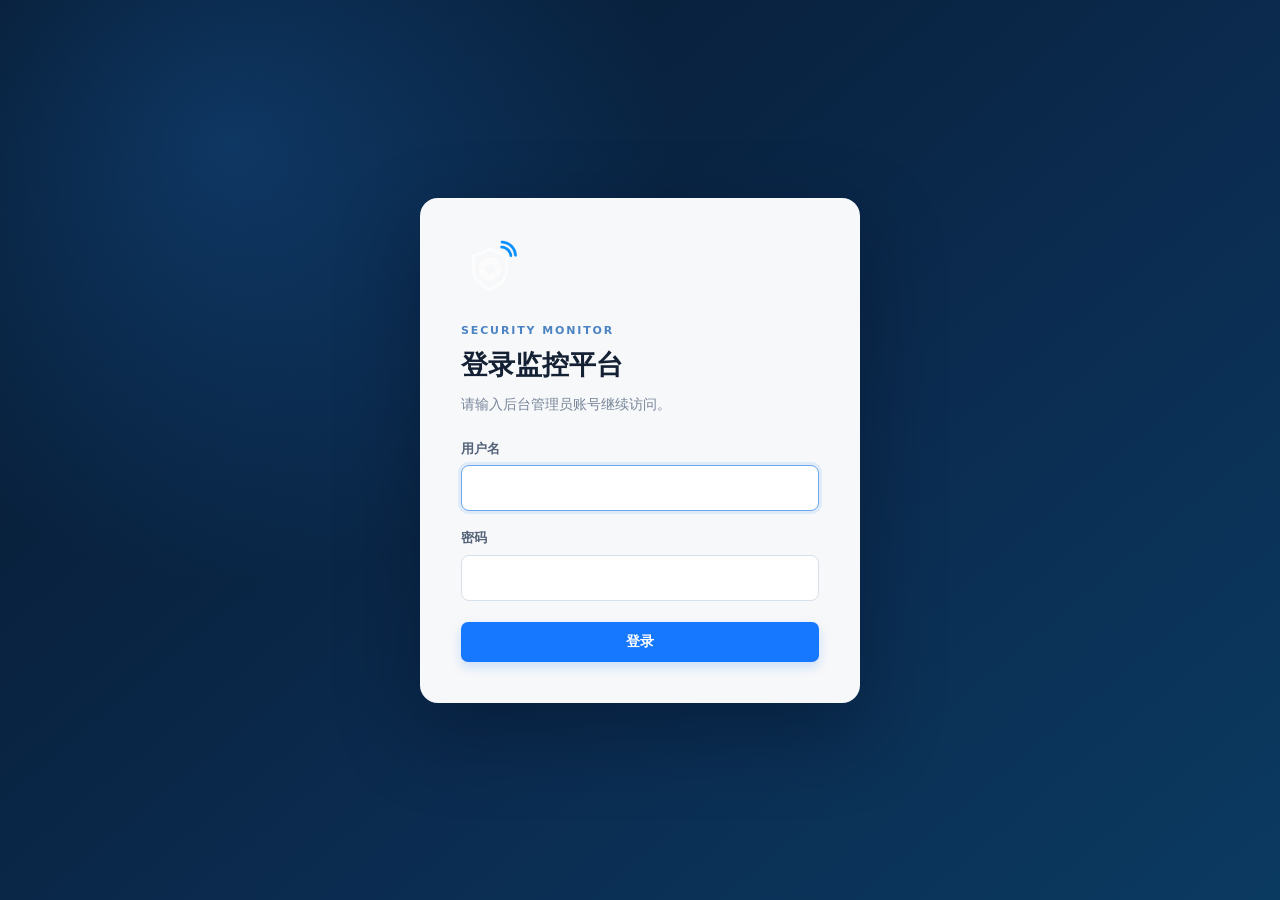
<file: src/main/resources/static/login.html>
<!DOCTYPE html>
<html lang="zh-CN">
<head>
    <meta charset="UTF-8">
    <meta name="viewport" content="width=device-width, initial-scale=1.0">
    <title>登录 - 智能安防远程监控与告警平台</title>
    <link rel="icon" href="assets/security-logo.png" type="image/png">
    <link rel="stylesheet" href="css/app.css">
</head>
<body class="login-page">
<main class="login-shell">
    <section class="login-card" aria-labelledby="login-title">
        <img class="login-logo" src="assets/security-logo.png" alt="智能安防平台 Logo">
        <p class="login-eyebrow">SECURITY MONITOR</p>
        <h1 id="login-title">登录监控平台</h1>
        <p class="login-description">请输入后台管理员账号继续访问。</p>

        <p id="login-message" class="login-message" hidden></p>
        <form method="post" action="/login" class="login-form">
            <label>
                <span>用户名</span>
                <input name="username" type="text" autocomplete="username" required autofocus>
            </label>
            <label>
                <span>密码</span>
                <input name="password" type="password" autocomplete="current-password" required>
            </label>
            <button class="primary-button login-submit" type="submit">登录</button>
        </form>
    </section>
</main>
<script>
    const params = new URLSearchParams(window.location.search)
    const message = document.getElementById('login-message')
    if (params.has('error')) {
        message.textContent = '用户名或密码错误'
        message.hidden = false
    } else if (params.has('logout')) {
        message.textContent = '已安全退出登录'
        message.classList.add('success')
        message.hidden = false
    }
</script>
</body>
</html>
</file>
<file: src/main/resources/static/css/app.css>
:root {
    --header-height: 68px;
    --sidebar-width: 228px;
    --navy-950: #06182d;
    --navy-900: #08213d;
    --blue-600: #1677ff;
    --blue-500: #2791ff;
    --page-bg: #f4f7fb;
    --surface: #ffffff;
    --text-strong: #142033;
    --text: #344054;
    --text-muted: #78869b;
    --border: #dfe6ef;
    --border-soft: #edf1f6;
    --success: #14a36f;
    --shadow: 0 10px 30px rgba(15, 38, 69, 0.07);
}

* {
    box-sizing: border-box;
}

html,
body {
    min-height: 100%;
    margin: 0;
}

body {
    background: var(--page-bg);
    color: var(--text);
    font-family: "Microsoft YaHei", "PingFang SC", system-ui, -apple-system, BlinkMacSystemFont, "Segoe UI", sans-serif;
    font-size: 14px;
    line-height: 1.5;
}

a {
    color: inherit;
    text-decoration: none;
}

button,
input,
select,
textarea {
    font: inherit;
}

.app-shell {
    min-height: 100vh;
}

.app-header {
    position: fixed;
    z-index: 20;
    top: 0;
    right: 0;
    left: 0;
    display: flex;
    align-items: center;
    height: var(--header-height);
    padding: 0 28px;
    border-bottom: 1px solid rgba(148, 182, 221, 0.2);
    background: var(--navy-950);
    color: #ffffff;
}

.brand {
    display: inline-flex;
    align-items: center;
    min-width: 0;
    gap: 13px;
}

.brand-logo {
    width: 46px;
    height: 46px;
    flex: 0 0 46px;
    object-fit: contain;
}

.brand-title {
    overflow: hidden;
    color: #f8fbff;
    font-size: 20px;
    font-weight: 700;
    letter-spacing: 0.04em;
    text-overflow: ellipsis;
    white-space: nowrap;
}

.header-actions {
    margin-left: auto;
}

.header-logout {
    height: 34px;
    padding: 0 14px;
    border: 1px solid rgba(255, 255, 255, 0.24);
    border-radius: 7px;
    background: rgba(255, 255, 255, 0.08);
    color: #e9f3ff;
    cursor: pointer;
}

.header-logout:hover {
    border-color: rgba(255, 255, 255, 0.42);
    background: rgba(255, 255, 255, 0.14);
}

.app-sidebar {
    position: fixed;
    z-index: 10;
    top: var(--header-height);
    bottom: 0;
    left: 0;
    width: var(--sidebar-width);
    padding: 24px 0;
    background: var(--navy-900);
    color: #cfdbeb;
}

.nav-caption {
    margin: 0 26px 12px;
    color: #6f8ead;
    font-size: 12px;
    font-weight: 700;
    letter-spacing: 0.16em;
}

.nav-list {
    display: grid;
    gap: 6px;
    margin: 0;
    padding: 0;
    list-style: none;
}

.nav-link {
    position: relative;
    display: flex;
    align-items: center;
    min-height: 56px;
    padding: 0 24px;
    gap: 14px;
    color: #c8d5e5;
    font-size: 15px;
    font-weight: 600;
    transition: color 160ms ease, background-color 160ms ease;
}

.nav-link::before {
    position: absolute;
    top: 8px;
    bottom: 8px;
    left: 0;
    width: 3px;
    border-radius: 0 3px 3px 0;
    background: var(--blue-500);
    content: "";
    opacity: 0;
}

.nav-link:hover {
    background: rgba(51, 133, 224, 0.1);
    color: #ffffff;
}

.nav-link.active {
    background: rgba(45, 132, 232, 0.18);
    color: #ffffff;
}

.nav-link.active::before {
    opacity: 1;
}

.nav-icon {
    width: 23px;
    height: 23px;
    flex: 0 0 23px;
    fill: none;
    stroke: currentColor;
    stroke-linecap: round;
    stroke-linejoin: round;
    stroke-width: 1.8;
}

.app-content {
    min-height: 100vh;
    margin-left: var(--sidebar-width);
    padding-top: var(--header-height);
}

.page-container {
    width: 100%;
    max-width: 1500px;
    margin: 0 auto;
    padding: 32px;
}

.page-heading {
    display: flex;
    align-items: flex-end;
    justify-content: space-between;
    min-height: 48px;
    margin-bottom: 22px;
    gap: 20px;
}

.page-title {
    margin: 0;
    color: var(--text-strong);
    font-size: 28px;
    font-weight: 700;
    letter-spacing: -0.02em;
    line-height: 1.25;
}

.page-description {
    margin: 6px 0 0;
    color: var(--text-muted);
    font-size: 14px;
}

.page-actions {
    display: flex;
    align-items: center;
    gap: 10px;
}

.surface {
    overflow: hidden;
    border: 1px solid var(--border);
    border-radius: 12px;
    background: var(--surface);
    box-shadow: var(--shadow);
}

.live-alarm-panel {
    display: grid;
    grid-template-columns: minmax(260px, 0.7fr) minmax(360px, 1.3fr);
    min-height: 142px;
    margin-bottom: 20px;
}

.live-alarm-heading,
.live-alarm-content {
    display: flex;
    align-items: center;
    padding: 24px 28px;
}

.live-alarm-heading {
    justify-content: space-between;
    border-right: 1px solid var(--border-soft);
    gap: 20px;
}

.live-alarm-label {
    margin: 0 0 6px;
    color: #6f8ead;
    font-size: 11px;
    font-weight: 800;
    letter-spacing: 0.12em;
}

.live-alarm-heading h2 {
    margin: 0;
    color: var(--text-strong);
    font-size: 19px;
}

.socket-status {
    display: inline-flex;
    align-items: center;
    min-height: 30px;
    padding: 4px 11px;
    border-radius: 999px;
    font-size: 12px;
    font-weight: 700;
    white-space: nowrap;
}

.socket-status.connecting {
    background: #edf4ff;
    color: #2469b6;
}

.socket-status.online {
    background: #e8f8f0;
    color: #138456;
}

.socket-status.offline {
    background: #fff0f1;
    color: #c73946;
}

.live-alarm-content {
    gap: 18px;
}

.live-alarm-icon {
    display: grid;
    width: 56px;
    height: 56px;
    flex: 0 0 56px;
    border-radius: 14px;
    background: #fff0f1;
    color: #d74350;
    place-items: center;
}

.live-alarm-icon svg {
    width: 28px;
    height: 28px;
    fill: none;
    stroke: currentColor;
    stroke-linecap: round;
    stroke-linejoin: round;
    stroke-width: 1.8;
}

.live-alarm-content > div {
    display: grid;
    min-width: 0;
    gap: 3px;
}

.live-alarm-content span {
    color: var(--text-muted);
    font-size: 12px;
}

.live-alarm-content strong {
    overflow: hidden;
    color: var(--text-strong);
    font-size: 22px;
    text-overflow: ellipsis;
    white-space: nowrap;
}

.live-alarm-content time {
    min-height: 20px;
    color: #8593a5;
    font-size: 12px;
}

.login-page {
    display: grid;
    min-height: 100vh;
    background:
        radial-gradient(circle at 18% 16%, rgba(39, 145, 255, 0.22), transparent 34%),
        linear-gradient(140deg, #06182d 0%, #0b2b4f 58%, #0b3a61 100%);
    place-items: center;
}

.login-shell {
    width: min(440px, calc(100% - 40px));
}

.login-card {
    padding: 38px 40px 40px;
    border: 1px solid rgba(255, 255, 255, 0.16);
    border-radius: 18px;
    background: rgba(255, 255, 255, 0.97);
    box-shadow: 0 30px 80px rgba(0, 12, 30, 0.36);
}

.login-logo {
    width: 60px;
    height: 60px;
    object-fit: contain;
}

.login-eyebrow {
    margin: 20px 0 6px;
    color: #4c83c3;
    font-size: 11px;
    font-weight: 800;
    letter-spacing: 0.17em;
}

.login-card h1 {
    margin: 0;
    color: var(--text-strong);
    font-size: 27px;
}

.login-description {
    margin: 8px 0 24px;
    color: var(--text-muted);
}

.login-form {
    display: grid;
    gap: 17px;
}

.login-form label {
    display: grid;
    color: #526178;
    font-size: 13px;
    font-weight: 700;
    gap: 7px;
}

.login-form input {
    width: 100%;
    height: 46px;
    padding: 0 13px;
    border: 1px solid #d6e0eb;
    border-radius: 8px;
    outline: none;
    background: #ffffff;
    color: var(--text-strong);
}

.login-form input:focus {
    border-color: #6ba8ed;
    box-shadow: 0 0 0 3px rgba(22, 119, 255, 0.1);
}

.login-submit {
    width: 100%;
    height: 46px;
    margin-top: 4px;
}

.login-message {
    margin: 0 0 18px;
    padding: 10px 12px;
    border-radius: 7px;
    background: #fff0f1;
    color: #c73946;
    font-size: 13px;
}

.login-message.success {
    background: #e8f8f0;
    color: #138456;
}

.surface-header {
    display: flex;
    align-items: center;
    justify-content: space-between;
    min-height: 66px;
    padding: 0 24px;
    border-bottom: 1px solid var(--border-soft);
}

.surface-title {
    margin: 0;
    color: var(--text-strong);
    font-size: 16px;
    font-weight: 700;
}

.primary-button {
    display: inline-flex;
    align-items: center;
    justify-content: center;
    min-width: 88px;
    height: 40px;
    padding: 0 18px;
    border: 0;
    border-radius: 7px;
    background: var(--blue-600);
    color: #ffffff;
    font-size: 14px;
    font-weight: 600;
    cursor: pointer;
    box-shadow: 0 5px 12px rgba(22, 119, 255, 0.2);
    transition: background-color 160ms ease, box-shadow 160ms ease, transform 160ms ease;
}

.primary-button:hover {
    background: #0868eb;
    box-shadow: 0 7px 16px rgba(22, 119, 255, 0.28);
    transform: translateY(-1px);
}

.primary-button:active {
    transform: translateY(0);
}

.primary-button:disabled {
    background: #8fbaf2;
    box-shadow: none;
    cursor: wait;
    transform: none;
}

.secondary-button {
    display: inline-flex;
    align-items: center;
    justify-content: center;
    min-width: 88px;
    height: 40px;
    padding: 0 18px;
    border: 1px solid #cbd8e8;
    border-radius: 7px;
    background: #ffffff;
    color: #38516e;
    font-size: 14px;
    font-weight: 600;
    cursor: pointer;
}

.secondary-button:hover {
    border-color: #83b7f4;
    background: #f5f9ff;
    color: #1768c9;
}

.secondary-button:disabled {
    cursor: wait;
    opacity: 0.65;
}

.primary-button:focus-visible,
.filter-button:focus-visible,
.nav-link:focus-visible,
.module-link:focus-visible,
.brand:focus-visible {
    outline: 3px solid rgba(32, 199, 232, 0.42);
    outline-offset: 2px;
}

.table-wrap {
    overflow-x: auto;
    padding: 0 24px 24px;
}

.data-table {
    width: 100%;
    min-width: 760px;
    border-collapse: separate;
    border-spacing: 0;
    color: var(--text);
    table-layout: fixed;
}

.data-table th,
.data-table td {
    height: 58px;
    padding: 12px 18px;
    border-bottom: 1px solid var(--border-soft);
    text-align: left;
    vertical-align: middle;
}

.data-table th {
    height: 50px;
    background: #f8fafd;
    color: #526178;
    font-size: 13px;
    font-weight: 700;
    letter-spacing: 0.02em;
}

.data-table th:first-child,
.data-table td:first-child {
    width: 76px;
    text-align: center;
}

.data-table tbody tr:not(.empty-row):hover {
    background: #f7fbff;
}

.data-table tbody tr:last-child td {
    border-bottom: 0;
}

.empty-row td {
    height: 300px;
    text-align: center;
}

.empty-state {
    display: grid;
    justify-items: center;
    color: var(--text-muted);
    gap: 12px;
}

.empty-icon {
    display: grid;
    width: 58px;
    height: 58px;
    place-items: center;
    border: 1px solid #dce8f6;
    border-radius: 50%;
    background: #f4f9ff;
    color: #6292c8;
}

.empty-icon svg {
    width: 27px;
    height: 27px;
    fill: none;
    stroke: currentColor;
    stroke-linecap: round;
    stroke-linejoin: round;
    stroke-width: 1.7;
}

.empty-state p {
    margin: 0;
}

.error-state {
    color: #c43c48;
}

.error-state .empty-icon {
    border-color: #f2c7cb;
    background: #fff5f5;
    color: #d64b58;
}

.status-badge {
    display: inline-flex;
    align-items: center;
    min-height: 26px;
    padding: 3px 10px;
    border-radius: 999px;
    background: #eef3f8;
    color: #53657a;
    font-size: 12px;
    font-weight: 700;
    white-space: nowrap;
}

.status-online,
.level-low {
    background: #e8f8f0;
    color: #138456;
}

.status-offline,
.level-high {
    background: #fff0f1;
    color: #c73946;
}

.level-medium {
    background: #fff6e6;
    color: #b06a00;
}

.status-neutral {
    background: #edf4ff;
    color: #2469b6;
}

.status-pending {
    background: #fff0f1;
    color: #c73946;
}

.status-processing {
    background: #fff6e6;
    color: #ad6800;
}

.status-closed {
    background: #e8f8f0;
    color: #138456;
}

.alarm-page {
    max-width: 1680px;
}

.alarm-summary-grid {
    display: grid;
    grid-template-columns: repeat(4, minmax(0, 1fr));
    margin-bottom: 20px;
    gap: 16px;
}

.history-summary-grid {
    grid-template-columns: repeat(3, minmax(0, 1fr));
}

.alarm-summary-card {
    position: relative;
    overflow: hidden;
    min-height: 108px;
    padding: 21px 23px 19px;
    border: 1px solid var(--border);
    border-top: 3px solid var(--summary-accent, var(--blue-600));
    border-radius: 10px;
    background: var(--surface);
    box-shadow: 0 5px 18px rgba(31, 52, 75, 0.06);
}

.alarm-summary-card p {
    margin: 0 0 9px;
    color: var(--text-muted);
    font-size: 14px;
}

.alarm-summary-card strong {
    color: var(--summary-accent, var(--blue-600));
    font-size: 30px;
    font-weight: 750;
    letter-spacing: -0.03em;
    line-height: 1;
}

.summary-all {
    --summary-accent: #1768c9;
}

.summary-pending {
    --summary-accent: #cf3f4c;
}

.summary-processing {
    --summary-accent: #bd7200;
}

.summary-closed {
    --summary-accent: #138456;
}

.alarm-list-header {
    min-height: 76px;
    gap: 24px;
}

.filter-tabs {
    display: inline-flex;
    align-items: center;
    padding: 4px;
    border-radius: 8px;
    background: #f1f5fa;
    gap: 3px;
}

.filter-button {
    min-width: 68px;
    height: 32px;
    padding: 0 12px;
    border: 0;
    border-radius: 6px;
    background: transparent;
    color: #63748a;
    font-size: 13px;
    font-weight: 600;
    cursor: pointer;
    transition: color 160ms ease, background-color 160ms ease, box-shadow 160ms ease;
}

.filter-button:hover {
    color: var(--blue-600);
}

.filter-button.active {
    background: #ffffff;
    color: var(--blue-600);
    box-shadow: 0 2px 8px rgba(26, 66, 112, 0.12);
}

.alarm-table-wrap {
    padding-top: 0;
}

.alarm-data-table,
.alarm-history-table {
    min-width: 1030px;
}

.alarm-data-table {
    min-width: 1210px;
}

.alarm-data-table th:nth-child(2),
.alarm-history-table th:nth-child(2) {
    width: 110px;
}

.alarm-data-table th:nth-child(3),
.alarm-history-table th:nth-child(3) {
    width: 120px;
}

.alarm-data-table th:nth-child(4),
.alarm-history-table th:nth-child(4) {
    width: 78px;
}

.alarm-data-table th:nth-child(5),
.alarm-history-table th:nth-child(5) {
    width: 120px;
}

.alarm-data-table th:nth-child(6),
.alarm-history-table th:nth-child(6) {
    width: 96px;
}

.alarm-data-table th:nth-child(7) {
    width: 182px;
}

.alarm-data-table th:nth-child(9) {
    width: 180px;
}

.alarm-history-table th:nth-child(8) {
    width: 182px;
}

.alarm-type-cell {
    color: var(--text-strong);
    font-weight: 650;
}

.alarm-detail-cell {
    overflow: hidden;
    color: #607086;
    text-overflow: ellipsis;
    white-space: nowrap;
}

.welcome-panel {
    padding: 38px 42px;
}

.welcome-title {
    max-width: 700px;
    margin: 0;
    color: var(--text-strong);
    font-size: 24px;
    font-weight: 700;
}

.welcome-copy {
    margin: 8px 0 30px;
    color: var(--text-muted);
}

.module-list {
    border-top: 1px solid var(--border-soft);
}

.module-link {
    display: grid;
    grid-template-columns: 46px minmax(0, 1fr) 22px;
    align-items: center;
    min-height: 84px;
    padding: 0 8px;
    border-bottom: 1px solid var(--border-soft);
    gap: 16px;
    transition: background-color 160ms ease;
}

.module-link:hover {
    background: #f7fbff;
}

.module-symbol {
    display: grid;
    width: 42px;
    height: 42px;
    place-items: center;
    border-radius: 9px;
    background: #eaf4ff;
    color: var(--blue-600);
}

.module-symbol svg,
.module-arrow {
    width: 21px;
    height: 21px;
    fill: none;
    stroke: currentColor;
    stroke-linecap: round;
    stroke-linejoin: round;
    stroke-width: 1.8;
}

.module-name {
    display: block;
    color: var(--text-strong);
    font-size: 16px;
    font-weight: 700;
}

.module-description {
    display: block;
    margin-top: 3px;
    color: var(--text-muted);
}

.module-arrow {
    color: #8a9aaf;
}

.overview-grid {
    display: grid;
    grid-template-columns: repeat(2, minmax(0, 1fr));
    margin-bottom: 20px;
    gap: 20px;
}

.metric-card {
    display: flex;
    min-height: 156px;
    align-items: center;
    padding: 28px 30px;
    border: 1px solid var(--border);
    border-radius: 12px;
    background: var(--surface);
    box-shadow: var(--shadow);
    gap: 22px;
}

.metric-icon {
    display: grid;
    width: 62px;
    height: 62px;
    flex: 0 0 62px;
    place-items: center;
    border-radius: 14px;
}

.metric-icon svg {
    width: 30px;
    height: 30px;
    fill: none;
    stroke: currentColor;
    stroke-linecap: round;
    stroke-linejoin: round;
    stroke-width: 1.8;
}

.metric-icon-total {
    background: #eaf4ff;
    color: var(--blue-600);
}

.metric-icon-online {
    background: #e9f8f1;
    color: #159564;
}

.metric-label,
.metric-note {
    margin: 0;
}

.metric-label {
    color: var(--text-muted);
    font-size: 14px;
}

.metric-value {
    margin: 4px 0 2px;
    color: var(--text-strong);
    font-size: 38px;
    font-weight: 750;
    letter-spacing: -0.03em;
    line-height: 1.1;
}

.metric-value-online {
    color: #138456;
}

.metric-note,
.surface-subtitle,
.updated-time,
.distribution-meta p,
.distribution-percent {
    color: var(--text-muted);
    font-size: 13px;
}

.distribution-panel {
    min-height: 380px;
}

.distribution-header {
    min-height: 78px;
}

.surface-subtitle {
    margin: 5px 0 0;
}

.updated-time {
    white-space: nowrap;
}

.dashboard-state {
    display: grid;
    min-height: 300px;
    place-items: center;
}

.distribution-list {
    display: grid;
    grid-template-columns: repeat(2, minmax(0, 1fr));
    padding: 26px 28px 30px;
    gap: 26px 36px;
}

.distribution-item {
    min-width: 0;
}

.distribution-meta {
    display: flex;
    align-items: flex-start;
    justify-content: space-between;
    margin-bottom: 12px;
    gap: 18px;
}

.distribution-meta h3,
.distribution-meta p,
.distribution-percent {
    margin: 0;
}

.distribution-meta h3 {
    color: var(--text-strong);
    font-size: 15px;
    font-weight: 700;
}

.distribution-meta p {
    margin-top: 4px;
}

.distribution-meta strong {
    color: var(--text-strong);
    font-size: 15px;
    white-space: nowrap;
}

.distribution-track {
    overflow: hidden;
    height: 10px;
    border-radius: 999px;
    background: #eaf0f7;
}

.distribution-bar {
    display: block;
    height: 100%;
    min-width: 8px;
    border-radius: inherit;
    background: linear-gradient(90deg, #1677ff, #3ea6ff);
}

.distribution-percent {
    margin-top: 8px;
}

.command-page {
    max-width: 1680px;
    padding: 26px 30px 24px;
}

.command-heading {
    align-items: center;
    min-height: 42px;
    margin-bottom: 18px;
}

.command-heading .page-title {
    font-size: 26px;
}

.command-refresh {
    display: inline-flex;
    align-items: center;
    height: 36px;
    padding: 0 14px;
    border: 1px solid #ced9e7;
    border-radius: 7px;
    background: #ffffff;
    color: #4d6076;
    font-family: inherit;
    font-size: 13px;
    cursor: pointer;
    gap: 7px;
    transition: border-color 160ms ease, color 160ms ease, box-shadow 160ms ease;
}

.command-refresh:hover {
    border-color: #8bb8ee;
    color: var(--blue-600);
    box-shadow: 0 4px 12px rgba(31, 92, 160, 0.1);
}

.command-refresh:disabled {
    cursor: wait;
    opacity: 0.65;
}

.command-refresh svg {
    width: 16px;
    height: 16px;
    fill: none;
    stroke: currentColor;
    stroke-linecap: round;
    stroke-linejoin: round;
    stroke-width: 1.8;
}

.command-stat-grid {
    display: grid;
    grid-template-columns: repeat(4, minmax(0, 1fr));
    margin-bottom: 16px;
    gap: 14px;
}

.command-stat-card {
    min-height: 114px;
    padding: 21px 22px;
    border: 1px solid var(--border);
    border-radius: 10px;
    background: #ffffff;
    box-shadow: 0 5px 18px rgba(31, 52, 75, 0.06);
}

.command-stat-card p {
    margin: 0 0 10px;
    color: #77879b;
    font-size: 14px;
}

.command-stat-card strong {
    color: #1768c9;
    font-size: 31px;
    font-weight: 750;
    letter-spacing: -0.03em;
    line-height: 1;
}

.command-stat-card strong span {
    font-size: 22px;
    font-weight: 700;
}

.command-main-grid {
    display: grid;
    grid-template-columns: minmax(0, 1fr);
    align-items: stretch;
    margin-bottom: 16px;
    gap: 16px;
}

.command-panel {
    min-width: 0;
    border-radius: 10px;
}

.command-panel-header {
    display: flex;
    min-height: 58px;
    align-items: center;
    justify-content: space-between;
    padding: 0 18px;
    border-bottom: 1px solid var(--border-soft);
    gap: 18px;
}

.command-panel-header h2 {
    margin: 0;
    color: var(--text-strong);
    font-size: 17px;
    font-weight: 700;
}

.command-panel-header div p {
    margin: 4px 0 0;
    color: #8494a8;
    font-size: 12px;
}

.command-panel-header span,
.command-panel-header a {
    color: #7b8ba0;
    font-size: 12px;
}

.command-panel-header a:hover {
    color: var(--blue-600);
}

.campus-map {
    position: relative;
    overflow: hidden;
    min-height: 330px;
    margin: 0 16px 16px;
    border: 1px solid #244f76;
    border-radius: 7px;
    background:
        linear-gradient(rgba(60, 128, 184, 0.08) 1px, transparent 1px),
        linear-gradient(90deg, rgba(60, 128, 184, 0.08) 1px, transparent 1px),
        #0d2d4b;
    background-size: 34px 34px;
    box-shadow: inset 0 0 45px rgba(1, 14, 28, 0.3);
}

.campus-map::after {
    position: absolute;
    right: -12%;
    bottom: -55%;
    width: 72%;
    height: 105%;
    border: 1px solid rgba(57, 157, 222, 0.15);
    border-radius: 50%;
    content: '';
    pointer-events: none;
}

.campus-links {
    position: absolute;
    inset: 0;
    width: 100%;
    height: 100%;
}

.campus-links path {
    fill: none;
    stroke: #3aa9ea;
    stroke-linecap: round;
    stroke-width: 3;
    vector-effect: non-scaling-stroke;
    opacity: 0.72;
}

.campus-node {
    position: absolute;
    z-index: 2;
    display: flex;
    width: 138px;
    min-height: 58px;
    align-items: center;
    justify-content: space-between;
    padding: 10px 12px;
    border: 1px solid #3975a6;
    border-radius: 5px;
    background: rgba(16, 51, 82, 0.94);
    color: #dbeeff;
    box-shadow: 0 6px 16px rgba(0, 13, 27, 0.24), inset 0 0 0 1px rgba(59, 150, 218, 0.08);
    transform: translate(-50%, -50%);
    gap: 8px;
}

.campus-node div {
    min-width: 0;
}

.campus-node strong,
.campus-node span {
    display: block;
    overflow: hidden;
    text-overflow: ellipsis;
    white-space: nowrap;
}

.campus-node strong {
    font-size: 13px;
    font-weight: 650;
}

.campus-node span {
    margin-top: 3px;
    color: #86afd0;
    font-size: 11px;
}

.campus-node i {
    width: 9px;
    height: 9px;
    flex: 0 0 9px;
    border-radius: 50%;
}

.campus-node .node-online {
    background: #3fd5a1;
    box-shadow: 0 0 0 4px rgba(63, 213, 161, 0.1), 0 0 10px rgba(63, 213, 161, 0.7);
}

.campus-node .node-warning {
    background: #ffb348;
    box-shadow: 0 0 0 4px rgba(255, 179, 72, 0.1), 0 0 10px rgba(255, 179, 72, 0.65);
}

.campus-device-map {
    display: grid;
    min-height: 430px;
    grid-template-columns: repeat(4, minmax(0, 1fr));
    align-content: start;
    padding: 48px 16px 16px;
    gap: 12px;
}

.campus-device-map::before {
    position: absolute;
    top: 31px;
    right: 16px;
    left: 16px;
    height: 1px;
    background: linear-gradient(90deg, rgba(58, 169, 234, 0.55), rgba(58, 169, 234, 0.05));
    content: '';
}

.campus-map-label {
    position: absolute;
    top: 11px;
    left: 17px;
    color: #69b7e8;
    font-size: 10px;
    font-weight: 700;
    letter-spacing: 0.12em;
}

.campus-device-map .campus-node {
    position: relative;
    top: auto;
    left: auto;
    width: auto;
    min-height: 72px;
    justify-content: flex-start;
    padding: 10px;
    transform: none;
}

.campus-device-icon {
    display: grid;
    width: 32px;
    height: 32px;
    flex: 0 0 32px;
    border: 1px solid rgba(91, 176, 231, 0.34);
    border-radius: 7px;
    background: rgba(39, 120, 178, 0.18);
    color: #79c7f7;
    place-items: center;
}

.campus-device-icon svg {
    width: 18px;
    height: 18px;
    fill: none;
    stroke: currentColor;
    stroke-linecap: round;
    stroke-linejoin: round;
    stroke-width: 1.8;
}

.campus-device-map .campus-node div {
    flex: 1;
}

.campus-device-map .campus-node small {
    display: block;
    margin-top: 2px;
    color: #5f91b6;
    font-size: 9px;
    letter-spacing: 0.04em;
}

.virtual-campus-map {
    position: relative;
    overflow: hidden;
    min-height: 560px;
    margin: 0 16px 16px;
    border: 1px solid #244f76;
    border-radius: 10px;
    background:
        radial-gradient(circle at 58% 50%, rgba(40, 124, 166, 0.2), transparent 34%),
        linear-gradient(rgba(64, 132, 172, 0.07) 1px, transparent 1px),
        linear-gradient(90deg, rgba(64, 132, 172, 0.07) 1px, transparent 1px),
        #0a2942;
    background-size: auto, 26px 26px, 26px 26px, auto;
    box-shadow: inset 0 0 70px rgba(1, 14, 28, 0.46);
    isolation: isolate;
}

.virtual-campus-map::before {
    position: absolute;
    z-index: -1;
    inset: 20px;
    border: 1px solid rgba(92, 164, 202, 0.13);
    border-radius: 8px;
    content: '';
}

.virtual-map-title {
    position: absolute;
    z-index: 4;
    top: 14px;
    left: 18px;
    color: #67b9e8;
    font-size: 10px;
    font-weight: 750;
    letter-spacing: 0.15em;
}

.map-compass {
    position: absolute;
    z-index: 4;
    top: 16px;
    right: 20px;
    display: grid;
    width: 38px;
    height: 38px;
    color: #88c9ef;
    font-size: 10px;
    place-items: start center;
}

.map-compass i {
    position: absolute;
    top: 13px;
    width: 2px;
    height: 22px;
    background: linear-gradient(#6fd4ff 0 50%, #396989 50%);
    clip-path: polygon(50% 0, 100% 38%, 65% 34%, 65% 100%, 35% 100%, 35% 34%, 0 38%);
}

.campus-plan {
    position: absolute;
    z-index: 0;
    inset: 0;
    width: 100%;
    height: 100%;
}

.campus-plan .map-road {
    fill: none;
    stroke: rgba(109, 153, 179, 0.3);
    stroke-linecap: round;
    stroke-width: 38;
    vector-effect: non-scaling-stroke;
}

.campus-plan .map-road-main {
    stroke: rgba(123, 171, 198, 0.38);
    stroke-width: 48;
}

.campus-plan .map-path {
    fill: none;
    stroke: rgba(69, 157, 205, 0.38);
    stroke-dasharray: 8 10;
    stroke-linecap: round;
    stroke-width: 3;
    vector-effect: non-scaling-stroke;
}

.campus-plan .map-roundabout {
    fill: #164a67;
    stroke: rgba(105, 193, 232, 0.52);
    stroke-width: 2;
    vector-effect: non-scaling-stroke;
}

.map-building,
.map-zone {
    position: absolute;
    z-index: 1;
    display: grid;
    align-content: center;
    padding: 10px;
    border: 1px solid rgba(105, 181, 220, 0.3);
    border-radius: 7px;
    color: #d8effc;
    text-align: center;
    box-shadow: 0 8px 20px rgba(0, 12, 25, 0.22), inset 0 0 24px rgba(54, 137, 181, 0.08);
}

.map-building {
    background:
        repeating-linear-gradient(90deg, transparent 0 16px, rgba(123, 194, 230, 0.08) 16px 18px),
        rgba(24, 68, 96, 0.84);
}

.map-building::before {
    position: absolute;
    top: 7px;
    right: 8px;
    bottom: 7px;
    left: 8px;
    border: 1px solid rgba(105, 181, 220, 0.1);
    border-radius: 3px;
    content: '';
}

.map-building b,
.map-zone b {
    position: relative;
    font-size: 14px;
    letter-spacing: 0.08em;
}

.map-building span,
.map-zone span {
    position: relative;
    margin-top: 4px;
    color: #6fa3c4;
    font-size: 8px;
    font-weight: 700;
    letter-spacing: 0.12em;
}

.map-zone {
    border-color: rgba(75, 176, 147, 0.32);
    background:
        linear-gradient(rgba(66, 174, 139, 0.08) 1px, transparent 1px),
        linear-gradient(90deg, rgba(66, 174, 139, 0.08) 1px, transparent 1px),
        rgba(20, 73, 72, 0.62);
    background-size: 16px 16px;
}

.map-teaching { top: 37%; left: 31%; width: 22%; height: 18%; }
.map-lab { top: 10%; left: 28%; width: 20%; height: 16%; }
.map-library { top: 12%; left: 51%; width: 17%; height: 19%; }
.map-dormitory { top: 8%; left: 70%; width: 15%; height: 24%; }
.map-warehouse { top: 9%; right: 3%; width: 11%; height: 25%; }
.map-playground { bottom: 6%; left: 6%; width: 25%; height: 27%; border-radius: 44px; }
.map-plaza { top: 46%; left: 53%; width: 19%; height: 20%; border-radius: 50%; }
.map-parking { right: 3%; bottom: 7%; width: 18%; height: 24%; }

.map-gate {
    position: absolute;
    z-index: 1;
    padding: 4px 10px;
    border: 1px solid rgba(116, 189, 227, 0.34);
    border-radius: 4px;
    background: #133f5e;
    color: #8dc7e8;
    font-size: 10px;
    font-weight: 700;
    letter-spacing: 0.12em;
}

.map-west-gate { top: 54%; left: 1.5%; }
.map-south-gate { bottom: 0.8%; left: 33%; }

.camera-map-point {
    position: absolute;
    z-index: 5;
    width: 36px;
    height: 36px;
    padding: 0;
    border: 0;
    background: transparent;
    color: #ffffff;
    cursor: pointer;
    transform: translate(-50%, -50%);
}

.camera-pin {
    position: relative;
    display: grid;
    width: 36px;
    height: 36px;
    border: 2px solid currentColor;
    border-radius: 50% 50% 50% 10px;
    background: #113e5e;
    box-shadow: 0 5px 12px rgba(0, 13, 27, 0.38);
    place-items: center;
    transform: rotate(-45deg);
    transition: transform 160ms ease, box-shadow 160ms ease;
}

.camera-pin svg {
    width: 18px;
    height: 18px;
    fill: none;
    stroke: currentColor;
    stroke-linecap: round;
    stroke-linejoin: round;
    stroke-width: 1.8;
    transform: rotate(45deg);
}

.camera-map-point::after {
    position: absolute;
    right: -1px;
    bottom: -1px;
    width: 10px;
    height: 10px;
    border: 2px solid #0a2942;
    border-radius: 50%;
    background: currentColor;
    content: '';
}

.camera-online { color: #48e0ad; }
.camera-offline { color: #ffb348; }

.camera-map-point:hover,
.camera-map-point.selected {
    z-index: 8;
}

.camera-map-point:hover .camera-pin,
.camera-map-point.selected .camera-pin {
    box-shadow: 0 0 0 7px color-mix(in srgb, currentColor 18%, transparent), 0 6px 18px rgba(0, 13, 27, 0.4);
    transform: rotate(-45deg) scale(1.1);
}

.camera-point-label {
    position: absolute;
    bottom: 43px;
    left: 50%;
    display: grid;
    min-width: 120px;
    padding: 6px 8px;
    border: 1px solid rgba(106, 176, 214, 0.28);
    border-radius: 5px;
    background: rgba(7, 34, 54, 0.9);
    color: #e1f3ff;
    text-align: left;
    box-shadow: 0 5px 12px rgba(0, 13, 27, 0.26);
    pointer-events: none;
    transform: translateX(-50%);
}

.camera-point-label strong {
    overflow: hidden;
    font-size: 10px;
    text-overflow: ellipsis;
    white-space: nowrap;
}

.camera-point-label small {
    margin-top: 2px;
    color: #79a7c4;
    font-size: 8px;
    white-space: nowrap;
}

.camera-map-point.label-left .camera-point-label {
    right: 43px;
    bottom: -6px;
    left: auto;
    transform: none;
}

.camera-map-point.label-right .camera-point-label {
    bottom: -6px;
    left: 43px;
    transform: none;
}

.selected-camera-card {
    position: absolute;
    z-index: 10;
    bottom: 52px;
    left: 18px;
    width: 260px;
    padding: 14px 16px;
    border: 1px solid rgba(91, 176, 231, 0.42);
    border-radius: 8px;
    background: rgba(7, 33, 53, 0.96);
    color: #dff3ff;
    box-shadow: 0 14px 32px rgba(0, 12, 25, 0.4);
}

.selected-camera-card > button {
    position: absolute;
    top: 8px;
    right: 9px;
    width: 26px;
    height: 26px;
    padding: 0;
    border: 0;
    border-radius: 5px;
    background: rgba(91, 176, 231, 0.12);
    color: #8fc9e9;
    cursor: pointer;
    font-size: 17px;
}

.selected-camera-card > span {
    display: block;
    color: #69b7e8;
    font-size: 9px;
    font-weight: 750;
    letter-spacing: 0.1em;
}

.selected-camera-card > strong {
    display: block;
    margin-top: 7px;
    font-size: 15px;
}

.selected-camera-card p {
    margin: 4px 0 11px;
    color: #86a9c0;
    font-size: 11px;
}

.selected-camera-card div {
    display: flex;
    align-items: center;
    color: #b8d2e2;
    font-size: 11px;
    gap: 7px;
}

.selected-camera-card div i {
    width: 8px;
    height: 8px;
    border-radius: 50%;
}

.selected-camera-card time {
    margin-left: auto;
    color: #6f93aa;
}

.selected-camera-card a,
.selected-camera-card em {
    display: block;
    width: max-content;
    margin-top: 11px;
    color: #6ecbff;
    font-size: 11px;
    font-style: normal;
    font-weight: 650;
}

.selected-camera-card em {
    color: #6f93aa;
    font-weight: 400;
}

.virtual-map-legend {
    position: absolute;
    z-index: 6;
    right: 18px;
    bottom: 14px;
    display: flex;
    align-items: center;
    padding: 7px 10px;
    border: 1px solid rgba(91, 176, 231, 0.2);
    border-radius: 6px;
    background: rgba(7, 33, 53, 0.86);
    color: #7fa4bb;
    font-size: 9px;
    gap: 12px;
}

.virtual-map-legend span {
    display: flex;
    align-items: center;
    gap: 5px;
}

.virtual-map-legend i {
    width: 7px;
    height: 7px;
    border-radius: 50%;
}

.legend-online { background: #48e0ad; }
.legend-offline { background: #ffb348; }

.command-panel-state {
    display: grid;
    min-height: 330px;
    place-items: center;
    margin: 0 16px 16px;
    border-radius: 7px;
    background: #0d2d4b;
    color: #9cb5ca;
    font-size: 14px;
}

.command-panel-error {
    color: #cf4e59 !important;
}

.command-media-panel {
    margin-bottom: 16px;
    overflow: hidden;
    border-radius: 10px;
}

.command-media-panel .command-panel-header {
    min-height: 70px;
}

.command-media-panel .command-panel-header p {
    margin: 4px 0 0;
    color: #8a98aa;
    font-size: 12px;
}

.device-media-state {
    display: grid;
    min-height: 190px;
    color: #8392a6;
    place-items: center;
}

.device-media-grid {
    display: grid;
    padding: 16px;
    grid-template-columns: repeat(auto-fill, minmax(245px, 1fr));
    gap: 14px;
}

.device-media-card {
    min-width: 0;
    overflow: hidden;
    border: 1px solid #dce5ef;
    border-radius: 10px;
    background: #ffffff;
    box-shadow: 0 5px 16px rgba(23, 54, 87, 0.05);
}

.device-media-card header {
    display: flex;
    min-height: 62px;
    align-items: center;
    justify-content: space-between;
    padding: 11px 13px;
    gap: 10px;
}

.device-media-card header div {
    display: grid;
    min-width: 0;
    gap: 3px;
}

.device-media-card header strong,
.device-media-card header span {
    overflow: hidden;
    text-overflow: ellipsis;
    white-space: nowrap;
}

.device-media-card header strong {
    color: #27384d;
    font-size: 13px;
}

.device-media-card header span {
    color: #8190a4;
    font-size: 10px;
}

.device-media-card header b {
    padding: 4px 8px;
    flex: 0 0 auto;
    border-radius: 999px;
    font-size: 10px;
}

.media-online {
    background: #e9f8f2;
    color: #15976c;
}

.media-offline {
    background: #eef2f6;
    color: #77879a;
}

.device-media-preview {
    position: relative;
    display: grid;
    aspect-ratio: 16 / 9;
    overflow: hidden;
    border-block: 1px solid #e1e8f0;
    background: #102a43;
    place-items: center;
}

.device-media-preview img,
.device-media-preview video {
    width: 100%;
    height: 100%;
    object-fit: cover;
}

.device-media-empty {
    display: grid;
    color: #91a4b8;
    justify-items: center;
    gap: 8px;
}

.device-media-empty svg {
    width: 30px;
    height: 30px;
    fill: none;
    stroke: currentColor;
    stroke-linecap: round;
    stroke-linejoin: round;
    stroke-width: 1.6;
}

.device-media-empty span {
    font-size: 11px;
}

.device-media-type {
    position: absolute;
    top: 9px;
    right: 9px;
    padding: 4px 8px;
    border: 1px solid rgba(255, 255, 255, 0.25);
    border-radius: 999px;
    background: rgba(4, 20, 38, 0.72);
    color: #ffffff;
    font-size: 10px;
    backdrop-filter: blur(4px);
}

.device-media-card footer {
    display: grid;
    min-height: 70px;
    padding: 10px 13px;
    grid-template-columns: minmax(0, 1fr) auto;
    align-items: center;
    gap: 4px 10px;
}

.device-media-card footer span {
    overflow: hidden;
    color: #52657b;
    font-size: 11px;
    text-overflow: ellipsis;
    white-space: nowrap;
}

.device-media-card footer time {
    color: #8a98a9;
    font-size: 10px;
}

.device-media-card footer a {
    width: max-content;
    color: #1768c9;
    font-size: 10px;
    font-weight: 700;
    grid-column: 1 / -1;
}

.alarm-media-link {
    display: inline-flex;
    align-items: center;
    justify-content: center;
    min-width: 72px;
    min-height: 32px;
    padding: 5px 12px;
    border: 1px solid #bfdbfe;
    border-radius: 8px;
    background: #eff6ff;
    color: #1565c0;
    font-size: 13px;
    font-weight: 600;
    text-decoration: none;
    white-space: nowrap;
}

.alarm-media-link:hover {
    border-color: #60a5fa;
    background: #dbeafe;
}

.command-table-wrap {
    overflow-x: auto;
    padding: 0 16px 16px;
}

.command-table {
    width: 100%;
    min-width: 470px;
    border-collapse: collapse;
    table-layout: fixed;
}

.command-table th,
.command-table td {
    height: 54px;
    padding: 10px 11px;
    border-bottom: 1px solid var(--border-soft);
    overflow: hidden;
    color: #49596c;
    font-size: 13px;
    text-align: left;
    text-overflow: ellipsis;
    white-space: nowrap;
}

.command-table th {
    height: 44px;
    background: #f1f5fa;
    color: #68798e;
    font-weight: 700;
}

.command-table tr:last-child td {
    border-bottom: 0;
}

.command-table-empty {
    height: 286px !important;
    color: var(--text-muted) !important;
    text-align: center !important;
}

.command-status {
    font-size: 12px;
    font-weight: 650;
}

.command-status-pending {
    color: #d34b56;
}

.command-status-processing {
    color: #c57a08;
}

.command-status-closed {
    color: #1a9c6b;
}

.system-status-bar {
    display: flex;
    min-height: 54px;
    align-items: center;
    padding: 0 18px;
    border: 1px solid var(--border);
    border-radius: 9px;
    background: #ffffff;
    color: #6c7e91;
    box-shadow: 0 4px 14px rgba(31, 52, 75, 0.05);
    gap: 10px;
}

.system-status-bar p {
    flex: 1;
    margin: 0;
    font-size: 13px;
}

.system-status-bar time {
    font-size: 12px;
    white-space: nowrap;
}

.system-status-dot {
    width: 8px;
    height: 8px;
    flex: 0 0 8px;
    border-radius: 50%;
    background: #24b47e;
    box-shadow: 0 0 0 4px rgba(36, 180, 126, 0.1);
}

.system-status-error {
    color: #c8424e;
}

.system-status-error .system-status-dot {
    background: #dc4d59;
    box-shadow: 0 0 0 4px rgba(220, 77, 89, 0.1);
}

.screen-stage {
    min-height: 560px;
    padding: 24px;
    background: #071b31;
}

.screen-viewport {
    display: grid;
    min-height: 510px;
    place-items: center;
    border: 1px solid rgba(94, 149, 202, 0.3);
    border-radius: 8px;
    background: linear-gradient(145deg, rgba(18, 52, 85, 0.6), rgba(6, 24, 45, 0.92));
}

.screen-viewport .empty-icon {
    border-color: rgba(67, 143, 213, 0.35);
    background: rgba(33, 100, 164, 0.15);
    color: #6cb8f3;
}

.screen-viewport .empty-state {
    color: #91aac2;
}

.status-dot {
    display: inline-block;
    width: 7px;
    height: 7px;
    margin-right: 7px;
    border-radius: 50%;
    background: var(--success);
    box-shadow: 0 0 0 3px rgba(20, 163, 111, 0.12);
}

@media (max-width: 900px) {
    :root {
        --sidebar-width: 78px;
    }

    .app-header {
        padding: 0 20px;
    }

    .brand-title {
        font-size: 18px;
    }

    .nav-caption,
    .nav-label {
        display: none;
    }

    .nav-link {
        justify-content: center;
        min-height: 60px;
        padding: 0;
    }

    .page-container {
        padding: 24px;
    }

    .distribution-list {
        grid-template-columns: minmax(0, 1fr);
    }

    .command-stat-grid {
        grid-template-columns: repeat(2, minmax(0, 1fr));
    }

    .command-main-grid {
        grid-template-columns: minmax(0, 1fr);
    }
}

@media (max-width: 640px) {
    :root {
        --header-height: 60px;
        --sidebar-width: 68px;
    }

    .app-header {
        padding: 0 14px;
    }

    .brand-logo {
        width: 39px;
        height: 39px;
        flex-basis: 39px;
    }

    .brand-title {
        font-size: 15px;
        letter-spacing: 0;
    }

    .page-container {
        padding: 20px 14px;
    }

    .page-heading {
        align-items: flex-start;
        flex-direction: column;
        margin-bottom: 18px;
    }

    .page-title {
        font-size: 24px;
    }

    .overview-grid {
        grid-template-columns: minmax(0, 1fr);
        gap: 14px;
    }

    .metric-card {
        min-height: 132px;
        padding: 22px 20px;
    }

    .metric-value {
        font-size: 34px;
    }

    .distribution-header {
        align-items: flex-start;
        flex-direction: column;
        justify-content: center;
        padding-top: 16px;
        padding-bottom: 16px;
        gap: 8px;
    }

    .distribution-list {
        padding: 22px 18px 26px;
    }

    .command-page {
        padding: 20px 14px;
    }

    .command-heading {
        align-items: center;
        flex-direction: row;
    }

    .command-heading .page-title {
        font-size: 22px;
    }

    .command-refresh {
        width: 36px;
        padding: 0;
        justify-content: center;
        font-size: 0;
    }

    .command-stat-grid {
        gap: 10px;
    }

    .command-stat-card {
        min-height: 96px;
        padding: 17px 15px;
    }

    .command-stat-card p {
        margin-bottom: 8px;
        font-size: 12px;
    }

    .command-stat-card strong {
        font-size: 27px;
    }

    .command-stat-card strong span {
        font-size: 18px;
    }

    .campus-map,
    .command-panel-state {
        min-height: 390px;
    }

    .campus-map {
        display: grid;
        grid-template-columns: repeat(2, minmax(0, 1fr));
        align-content: start;
        padding: 18px;
        gap: 12px;
    }

    .campus-links,
    .campus-map::after {
        display: none;
    }

    .campus-node {
        position: relative;
        top: auto !important;
        left: auto !important;
        width: auto;
        min-height: 52px;
        padding: 8px 9px;
        transform: none;
    }

    .campus-node strong {
        font-size: 12px;
    }

    .system-status-bar {
        align-items: flex-start;
        padding-top: 14px;
        padding-bottom: 14px;
        flex-wrap: wrap;
    }

    .system-status-bar p {
        flex-basis: calc(100% - 20px);
        line-height: 1.6;
    }

    .system-status-bar time {
        margin-left: 18px;
    }

    .surface-header,
    .welcome-panel {
        padding-right: 18px;
        padding-left: 18px;
    }

    .table-wrap {
        padding-right: 0;
        padding-left: 0;
    }
}

@media (prefers-reduced-motion: reduce) {
    *,
    *::before,
    *::after {
        scroll-behavior: auto !important;
        transition-duration: 0.01ms !important;
    }
}

/* AI视觉分析工作台 */
.visually-hidden {
    position: absolute !important;
    width: 1px !important;
    height: 1px !important;
    overflow: hidden !important;
    clip: rect(0, 0, 0, 0) !important;
    white-space: nowrap !important;
    clip-path: inset(50%) !important;
}

.ai-page {
    max-width: 1800px;
    padding-top: 26px;
}

.ai-page-heading {
    display: flex;
    align-items: center;
    justify-content: space-between;
    margin-bottom: 18px;
    gap: 24px;
}

.ai-channel-status {
    display: inline-flex;
    align-items: center;
    height: 38px;
    padding: 0 14px;
    border: 1px solid #cfe9df;
    border-radius: 9px;
    background: #f4fbf8;
    color: #32715a;
    font-size: 13px;
    font-weight: 600;
    gap: 8px;
}

.ai-channel-status.offline {
    border-color: #f0cbd0;
    background: #fff7f8;
    color: #ad3f4b;
}

.channel-dot {
    width: 8px;
    height: 8px;
    border-radius: 50%;
    background: #16a36f;
    box-shadow: 0 0 0 4px rgba(22, 163, 111, 0.12);
}

.ai-channel-status.offline .channel-dot {
    background: #d64b58;
    box-shadow: 0 0 0 4px rgba(214, 75, 88, 0.11);
}

.ai-workbench {
    display: grid;
    grid-template-columns: minmax(480px, 1.4fr) 280px minmax(330px, 0.75fr);
    height: 580px;
    min-height: 580px;
    margin-bottom: 20px;
    gap: 16px;
}

.ai-panel {
    overflow: hidden;
    border: 1px solid var(--border);
    border-radius: 14px;
    background: #ffffff;
    box-shadow: 0 8px 24px rgba(15, 38, 69, 0.06);
}

.ai-panel-header {
    display: flex;
    align-items: center;
    justify-content: space-between;
    min-height: 72px;
    padding: 14px 20px;
    border-bottom: 1px solid var(--border-soft);
    gap: 16px;
}

.ai-panel-header h2 {
    margin: 0;
    color: var(--text-strong);
    font-size: 17px;
    font-weight: 750;
}

.ai-panel-header p {
    margin: 3px 0 0;
    color: var(--text-muted);
    font-size: 12px;
}

.model-mark {
    display: inline-flex;
    align-items: center;
    height: 28px;
    padding: 0 10px;
    border-radius: 6px;
    background: #eaf3ff;
    color: #1768c9;
    font-size: 12px;
    font-weight: 800;
    letter-spacing: 0.03em;
}

.analysis-viewer-panel {
    display: flex;
    min-width: 0;
    flex-direction: column;
}

.analysis-canvas {
    position: relative;
    display: grid;
    min-height: 0;
    flex: 1;
    margin: 0;
    padding: 18px;
    overflow: hidden;
    border: 0;
    background: #eaf0f5;
    cursor: pointer;
    place-items: center;
}

.analysis-canvas::after {
    position: absolute;
    inset: 18px;
    border: 1px dashed #b5c8dc;
    border-radius: 11px;
    content: "";
    pointer-events: none;
}

.analysis-canvas.has-image {
    background: #0b1d31;
}

.analysis-canvas.has-image::after {
    border-style: solid;
    border-color: rgba(105, 160, 217, 0.3);
}

.analysis-canvas > img,
.analysis-canvas > video {
    position: absolute;
    inset: 18px;
    width: calc(100% - 36px);
    height: calc(100% - 36px);
    border-radius: 11px;
    object-fit: contain;
}

.warning-evidence {
    display: grid;
    margin-top: 13px;
    padding: 11px 12px;
    border: 1px solid #f0d5a4;
    border-radius: 8px;
    background: #fff9ed;
    color: #7c5200;
    gap: 2px;
}

.warning-evidence strong {
    font-size: 13px;
}

.warning-evidence span,
.warning-evidence small {
    font-size: 11px;
}

.warning-evidence small {
    color: #9a7226;
}

.upload-placeholder {
    z-index: 1;
    display: grid;
    justify-items: center;
    color: #61738a;
    gap: 10px;
}

.upload-placeholder strong {
    color: #263b55;
    font-size: 17px;
}

.upload-placeholder small {
    font-size: 12px;
}

.upload-icon {
    display: grid;
    width: 58px;
    height: 58px;
    margin-bottom: 2px;
    border-radius: 14px;
    background: #dcecff;
    color: var(--blue-600);
    place-items: center;
}

.upload-icon svg,
.file-select-button svg,
.icon-refresh-button svg {
    width: 24px;
    height: 24px;
    fill: none;
    stroke: currentColor;
    stroke-linecap: round;
    stroke-linejoin: round;
    stroke-width: 1.8;
}

.analysis-loading {
    position: absolute;
    z-index: 3;
    inset: 18px;
    display: grid;
    align-content: center;
    justify-items: center;
    border-radius: 11px;
    background: rgba(5, 20, 37, 0.84);
    color: #ffffff;
    backdrop-filter: blur(3px);
    gap: 9px;
}


.analysis-loading strong {
    font-size: 16px;
}

.analysis-loading small {
    color: #b9cce2;
    font-size: 12px;
}

.analysis-spinner {
    width: 36px;
    height: 36px;
    margin-bottom: 3px;
    border: 3px solid rgba(255, 255, 255, 0.24);
    border-top-color: #48a6ff;
    border-radius: 50%;
    animation: ai-spin 0.8s linear infinite;
}

@keyframes ai-spin {
    to { transform: rotate(360deg); }
}

.analysis-control-panel {
    display: flex;
    padding: 18px;
    flex-direction: column;
}

.control-stack {
    display: grid;
    gap: 12px;
}

.analyze-button {
    width: 100%;
    height: 47px;
    font-size: 15px;
}

.file-select-button {
    display: flex;
    align-items: center;
    width: 100%;
    height: 44px;
    min-width: 0;
    padding: 0 13px;
    overflow: hidden;
    border: 1px solid #d6e0eb;
    border-radius: 8px;
    background: #f8fafc;
    color: #586b82;
    cursor: pointer;
    font-size: 13px;
    text-align: left;
    text-overflow: ellipsis;
    white-space: nowrap;
    gap: 9px;
}

.file-select-button svg {
    width: 19px;
    height: 19px;
    flex: 0 0 19px;
    color: #4c83c3;
}

.area-field {
    display: grid;
    color: #62738a;
    font-size: 12px;
    font-weight: 650;
    gap: 6px;
}

.area-field input,
.area-field select {
    width: 100%;
    height: 42px;
    padding: 0 12px;
    border: 1px solid #d6e0eb;
    border-radius: 8px;
    outline: none;
    background: #ffffff;
    color: var(--text-strong);
    font-size: 13px;
}

.area-field select {
    cursor: pointer;
}

.area-field input:focus,
.area-field select:focus {
    border-color: #6ba8ed;
    box-shadow: 0 0 0 3px rgba(22, 119, 255, 0.1);
}

.device-location-field small {
    color: #8897aa;
    font-size: 11px;
    font-weight: 500;
    line-height: 1.45;
}

.analysis-result {
    min-height: 126px;
    margin-top: 16px;
    overflow: hidden;
    border: 1px solid #dfe6ef;
    border-radius: 9px;
}

.result-heading,
.result-row {
    display: flex;
    align-items: center;
    justify-content: space-between;
}

.result-heading {
    height: 43px;
    padding: 0 12px;
    border-bottom: 1px solid #dfe6ef;
    background: #f7f9fc;
    color: #66788e;
    font-size: 13px;
}

.result-heading strong {
    color: #314b68;
    font-size: 15px;
}

.result-list {
    max-height: 151px;
    overflow-y: auto;
}

.result-row {
    min-height: 50px;
    padding: 7px 12px;
    border-bottom: 1px solid #edf1f6;
}

.result-row:last-child {
    border-bottom: 0;
}

.result-row > span {
    display: grid;
}

.result-row strong {
    color: #152942;
    font-size: 13px;
}

.result-row small {
    color: #8a98aa;
    font-size: 10px;
}

.result-row b {
    color: #48647f;
    font-size: 12px;
}

.result-empty {
    margin: 0;
    padding: 27px 12px;
    color: #98a4b4;
    font-size: 12px;
    text-align: center;
}

.analysis-message {
    margin: 13px 0 0;
    padding: 9px 11px;
    border-radius: 7px;
    background: #eaf8f2;
    color: #167753;
    font-size: 12px;
    line-height: 1.5;
}

.analysis-message.warning {
    background: #fff5e6;
    color: #9a5d00;
}

.rule-note {
    margin: auto 0 0;
    padding-top: 16px;
    border-top: 1px solid #e5ebf2;
    color: #6a7c91;
    font-size: 12px;
    line-height: 1.8;
}

.recent-alarm-panel {
    display: flex;
    min-width: 0;
    flex-direction: column;
}

.recent-header {
    flex: 0 0 72px;
}

.icon-refresh-button {
    display: grid;
    width: 36px;
    height: 36px;
    border: 1px solid #d9e3ee;
    border-radius: 8px;
    background: #ffffff;
    color: #52769e;
    cursor: pointer;
    place-items: center;
}

.icon-refresh-button svg {
    width: 18px;
    height: 18px;
}

.recent-alarm-list {
    flex: 1;
    min-height: 0;
    overflow-y: auto;
}

.recent-alarm-item {
    min-height: 130px;
    padding: 16px 18px 14px;
    border-bottom: 1px solid #e5ebf2;
}

.recent-alarm-item:last-child {
    border-bottom: 0;
}

.recent-alarm-topline {
    display: flex;
    align-items: center;
    justify-content: space-between;
    gap: 12px;
}

.recent-alarm-topline > strong {
    color: #142033;
    font-size: 15px;
}

.recent-alarm-item > p {
    margin: 5px 0 7px;
    color: #6e7f93;
    font-size: 12px;
}

.recent-alarm-item > small {
    display: block;
    overflow: hidden;
    color: #40566f;
    font-size: 12px;
    text-overflow: ellipsis;
    white-space: nowrap;
}

.alarm-actions {
    display: flex;
    justify-content: flex-end;
    margin-top: 11px;
    gap: 8px;
}

.action-button {
    height: 31px;
    padding: 0 12px;
    border: 1px solid #ced9e5;
    border-radius: 7px;
    background: #ffffff;
    color: #2d4865;
    cursor: pointer;
    font-size: 12px;
    font-weight: 700;
}

.action-button:hover {
    border-color: #77aeea;
    color: #1768c9;
}

.action-button.action-close {
    border-color: var(--blue-600);
    background: var(--blue-600);
    color: #ffffff;
}

.action-button:disabled,
.table-actions button:disabled {
    cursor: wait;
    opacity: 0.55;
}

.compact-empty {
    display: grid;
    min-height: 260px;
    color: #8b99aa;
    font-size: 13px;
    place-items: center;
}

.ai-data-panel {
    min-height: 330px;
}

.data-tabs {
    display: flex;
    align-items: center;
    height: 66px;
    padding: 0 22px;
    border-bottom: 1px solid #e1e8f0;
    gap: 8px;
}

.data-tabs button {
    height: 38px;
    padding: 0 14px;
    border: 0;
    border-radius: 8px;
    background: transparent;
    color: #50647b;
    cursor: pointer;
    font-size: 14px;
    font-weight: 700;
}

.data-tabs button.active {
    background: #e7f1ff;
    color: #1768c9;
}

.ai-table-wrap {
    padding: 0;
}

.ai-record-table,
.ai-device-table {
    min-width: 1050px;
}

.ai-record-table th:first-child,
.ai-record-table td:first-child,
.ai-device-table th:first-child,
.ai-device-table td:first-child {
    width: 76px;
}

.ai-record-table th:last-child {
    width: 180px;
}

.table-actions {
    display: flex;
    align-items: center;
    gap: 12px;
}

.table-actions button {
    padding: 0;
    border: 0;
    background: transparent;
    color: #1768c9;
    cursor: pointer;
    font-size: 12px;
    font-weight: 700;
}

.table-actions .close-link {
    color: #c73946;
}

.table-actions .danger-link {
    color: #c73946;
}

.device-dialog-backdrop {
    position: fixed;
    z-index: 1200;
    inset: 0;
    display: grid;
    place-items: center;
    padding: 24px;
    background: rgba(15, 31, 50, 0.46);
    backdrop-filter: blur(2px);
}

.device-dialog {
    width: min(560px, 100%);
    overflow: hidden;
    border: 1px solid #dbe5f1;
    border-radius: 16px;
    background: #ffffff;
    box-shadow: 0 22px 60px rgba(15, 44, 77, 0.24);
}

.device-dialog > header {
    display: flex;
    align-items: flex-start;
    justify-content: space-between;
    padding: 22px 24px 18px;
    border-bottom: 1px solid #e6edf5;
    gap: 20px;
}

.device-dialog h2 {
    margin: 0;
    color: var(--text-strong);
    font-size: 20px;
}

.device-dialog header p {
    margin: 5px 0 0;
    color: var(--text-muted);
    font-size: 13px;
}

.dialog-close {
    width: 32px;
    height: 32px;
    padding: 0;
    border: 0;
    border-radius: 8px;
    background: #f2f6fa;
    color: #61758d;
    cursor: pointer;
    font-size: 22px;
    line-height: 1;
}

.device-form {
    display: grid;
    grid-template-columns: 1fr 1fr;
    padding: 22px 24px 24px;
    gap: 18px;
}

.device-form label {
    display: grid;
    gap: 7px;
    color: #314861;
    font-size: 13px;
    font-weight: 600;
}

.device-form label:nth-of-type(4) {
    grid-column: 1 / -1;
}

.device-form input,
.device-form select {
    width: 100%;
    height: 42px;
    padding: 0 12px;
    border: 1px solid #ccd9e8;
    border-radius: 8px;
    outline: 0;
    background: #ffffff;
    color: var(--text-strong);
    font: inherit;
    font-weight: 400;
}

.device-form input:focus,
.device-form select:focus {
    border-color: #4a95ed;
    box-shadow: 0 0 0 3px rgba(36, 128, 235, 0.12);
}

.device-form-error {
    margin: 0;
    padding: 10px 12px;
    border-radius: 8px;
    background: #fff1f2;
    color: #c73946;
    font-size: 13px;
    grid-column: 1 / -1;
}

.device-form footer {
    display: flex;
    justify-content: flex-end;
    padding-top: 4px;
    gap: 10px;
    grid-column: 1 / -1;
}

.action-complete {
    color: #78869b;
    font-size: 12px;
}

.inline-empty {
    height: 210px !important;
    color: #8b99aa;
    text-align: center !important;
}

.toast-message {
    position: fixed;
    z-index: 50;
    top: 86px;
    right: 28px;
    min-width: 220px;
    padding: 12px 17px;
    border: 1px solid #cee2fa;
    border-radius: 9px;
    background: #ffffff;
    color: #264a70;
    font-size: 13px;
    font-weight: 600;
    box-shadow: 0 12px 30px rgba(14, 42, 75, 0.16);
}

.pending-alarm-notice {
    position: fixed;
    z-index: 60;
    top: 86px;
    right: 28px;
    width: 380px;
    max-width: calc(100vw - 56px);
    overflow: hidden;
    border: 1px solid #ffd8d4;
    border-radius: 14px;
    background: #ffffff;
    box-shadow: 0 18px 48px rgba(67, 25, 33, 0.2);
    animation: pending-alarm-enter 220ms ease-out;
}

.pending-alarm-notice::before {
    position: absolute;
    top: 0;
    bottom: 0;
    left: 0;
    width: 4px;
    background: #e5484d;
    content: "";
}

.pending-alarm-notice-header,
.pending-alarm-notice-heading,
.pending-alarm-notice-item,
.pending-alarm-notice-footer {
    display: flex;
    align-items: center;
}

.pending-alarm-notice-header {
    justify-content: space-between;
    padding: 16px 16px 13px 18px;
}

.pending-alarm-notice-heading {
    min-width: 0;
    gap: 11px;
}

.pending-alarm-notice-heading > div {
    display: grid;
    min-width: 0;
    gap: 1px;
}

.pending-alarm-notice-heading strong {
    overflow: hidden;
    color: #202a3a;
    font-size: 15px;
    text-overflow: ellipsis;
    white-space: nowrap;
}

.pending-alarm-notice-icon {
    display: grid;
    width: 38px;
    height: 38px;
    flex: 0 0 38px;
    border-radius: 10px;
    background: #fff0ef;
    color: #d9363e;
    place-items: center;
}

.pending-alarm-notice-icon svg {
    width: 21px;
    height: 21px;
    fill: none;
    stroke: currentColor;
    stroke-linecap: round;
    stroke-linejoin: round;
    stroke-width: 1.9;
}

.pending-alarm-notice-label {
    color: #d13a42;
    font-size: 11px;
    font-weight: 800;
    letter-spacing: 0.08em;
}

.pending-alarm-notice-close {
    display: grid;
    width: 30px;
    height: 30px;
    margin-left: 12px;
    padding: 0 0 2px;
    border: 0;
    border-radius: 8px;
    background: transparent;
    color: #8793a4;
    cursor: pointer;
    font-size: 24px;
    line-height: 1;
    place-items: center;
}

.pending-alarm-notice-close:hover {
    background: #f5f7fa;
    color: #344054;
}

.pending-alarm-notice-list {
    border-top: 1px solid #f0e5e5;
    border-bottom: 1px solid #f0e5e5;
}

.pending-alarm-notice-item {
    justify-content: space-between;
    min-height: 52px;
    padding: 9px 17px 9px 22px;
    gap: 14px;
}

.pending-alarm-notice-item + .pending-alarm-notice-item {
    border-top: 1px solid #f3f0f1;
}

.pending-alarm-notice-item > div {
    display: grid;
    min-width: 0;
}

.pending-alarm-notice-type {
    overflow: hidden;
    color: #243044;
    font-size: 13px;
    font-weight: 700;
    text-overflow: ellipsis;
    white-space: nowrap;
}

.pending-alarm-notice-area,
.pending-alarm-notice-time,
.pending-alarm-notice-tip {
    color: #7c899b;
    font-size: 11px;
}

.pending-alarm-notice-time {
    flex: 0 0 auto;
}

.pending-alarm-notice-footer {
    justify-content: space-between;
    min-height: 48px;
    padding: 10px 17px 10px 22px;
    gap: 12px;
}

.pending-alarm-notice-footer a {
    color: #1768c9;
    font-size: 12px;
    font-weight: 700;
}

.pending-alarm-notice-footer a:hover {
    color: #0f52a4;
}

@keyframes pending-alarm-enter {
    from {
        opacity: 0;
        transform: translateY(-10px) scale(0.98);
    }
    to {
        opacity: 1;
        transform: translateY(0) scale(1);
    }
}

.analysis-canvas:focus-visible,
.file-select-button:focus-visible,
.icon-refresh-button:focus-visible,
.action-button:focus-visible,
.data-tabs button:focus-visible,
.table-actions button:focus-visible {
    outline: 3px solid rgba(22, 119, 255, 0.24);
    outline-offset: 2px;
}

@media (max-width: 1500px) {
    .ai-page-heading {
        align-items: flex-start;
        flex-wrap: wrap;
    }

    .ai-workbench {
        height: auto;
        grid-template-columns: minmax(0, 1fr);
    }

    .analysis-viewer-panel {
        min-height: 520px;
    }

    .analysis-control-panel {
        min-height: 450px;
    }

    .recent-alarm-panel {
        min-height: 360px;
    }
}
</file>
